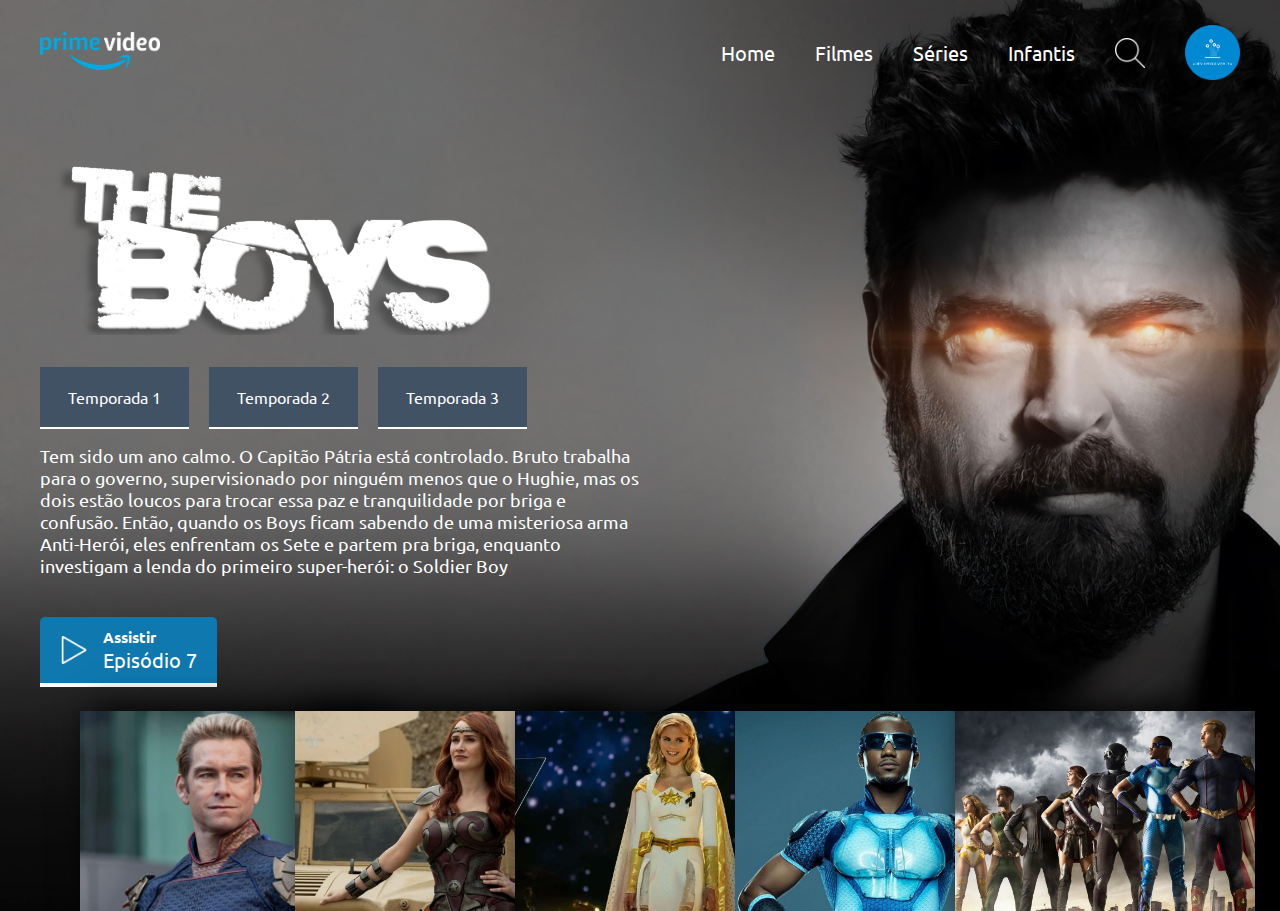
<file: index.html>
<!DOCTYPE html>
<html lang="pt-br">
<head>
    <meta charset="UTF-8">
    <meta name="viewport" content="width=device-width, initial-scale=1.0">
    <meta name="autor" content="Maria Eduarda de Sales Miranda">
    <meta name="description" content="Uma página sobre a série The Boys">
    <meta name="keywords" content="Amazon, série, The Boys">
    <meta http-equiv="X-UA-Compatible" content="IE=7">
    <meta http-equiv="X-UA-Compatible" content="ie=edge">
    <title>The Boys</title>
    <link rel="stylesheet" href="style.css">
</head>
<body>
    <header>
        <a href="#"><img src="img/logo.png" alt="Logo Primevideo" class="logo"></a>
        <nav class="navigation">
            <ul>
                <li><a href="#">Home</a></li>
                <li><a href="#">Filmes</a></li>
                <li><a href="#">Séries</a></li>
                <li><a href="#">Infantis</a></li>
                <img src="img/search.png" alt="pesquisa" class="search">
                <img src="img/Logo do canal.png" alt="Imagem de Perfil" class="perfil">
            </ul>
        </nav>
    </header>
    <main>
        <section>
            <img src="img/theboysLogo.png" alt="Logo do The Boys" class="logoboys">
            <div class="btn-box">
                <a href="#" class="btn">Temporada 1</a>
                <a href="#" class="btn">Temporada 2</a>
                <a href="#" class="btn">Temporada 3</a>
            </div>
            <p class="text">Tem sido um ano calmo. O Capitão Pátria está controlado. Bruto trabalha para o governo, supervisionado por ninguém menos que o Hughie, mas os dois estão loucos para trocar essa paz e tranquilidade por briga e confusão. Então, quando os Boys ficam sabendo de uma misteriosa arma Anti-Herói, eles enfrentam os Sete e partem pra briga, enquanto investigam a lenda do primeiro super-herói: o Soldier Boy</p>
            <div class="btn-box2">
                <img src="img/botao-play.png" alt="Botão de Play" class="play">
                <div>
                    <h6>Assistir</h6>
                    <p>Episódio 7</p>
                </div>
            </div>
        </section>
    </main>
    <footer>
        <section class="cards">
            <div class="card"><img src="img/capita.jpg" alt="Imagens"></div>
            <div class="card"><img src="img/ds.jpg" alt="Imagens"></div>
            <div class="card"><img src="img/estrela.jpg" alt="Imagens"></div>
            <div class="card"><img src="img/trem.jpg" alt="Imagens"></div>
            <div class="card"><img src="img/os7.jpg" alt="Imagens"></div>
        </section>
    </footer>
</body>
</html>
</file>
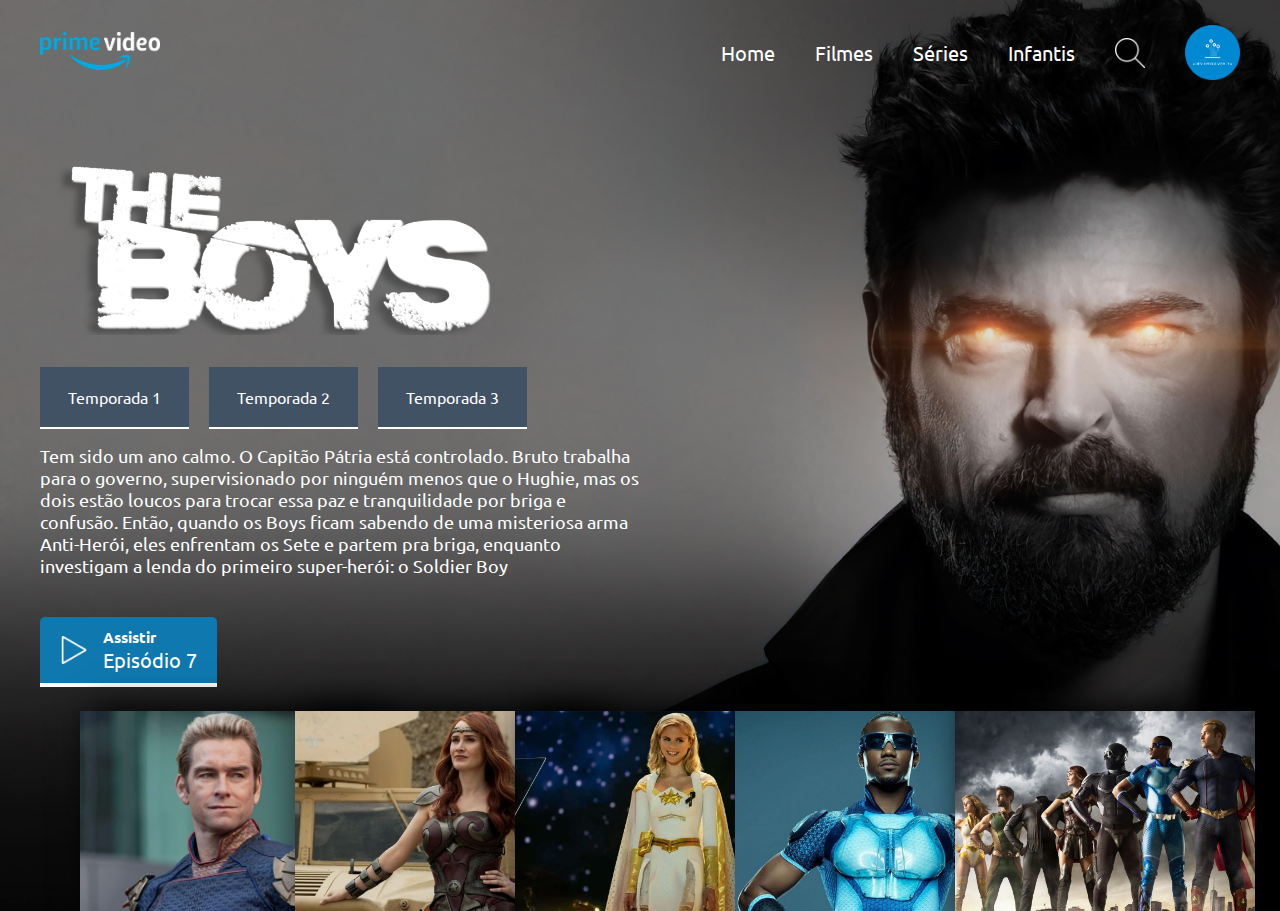
<file: theboys.html>
<!DOCTYPE html>
<html lang="pt-br">
<head>
    <meta charset="UTF-8">
    <meta name="viewport" content="width=device-width, initial-scale=1.0">
    <meta name="autor" content="Maria Eduarda de Sales Miranda">
    <meta name="description" content="Uma página sobre a série The Boys">
    <meta name="keywords" content="Amazon, série, The Boys">
    <meta http-equiv="X-UA-Compatible" content="IE=7">
    <meta http-equiv="X-UA-Compatible" content="ie=edge">
    <title>The Boys</title>
    <link rel="stylesheet" href="style.css">
</head>
<body>
    <header>
        <a href="#"><img src="img/logo.png" alt="Logo Primevideo" class="logo"></a>
        <nav class="navigation">
            <ul>
                <li><a href="#">Home</a></li>
                <li><a href="#">Filmes</a></li>
                <li><a href="#">Séries</a></li>
                <li><a href="#">Infantis</a></li>
                <img src="img/search.png" alt="pesquisa" class="search">
                <img src="img/Logo do canal.png" alt="Imagem de Perfil" class="perfil">
            </ul>
        </nav>
    </header>
    <main>
        <section>
            <img src="img/theboysLogo.png" alt="Logo do The Boys" class="logoboys">
            <div class="btn-box">
                <a href="#" class="btn">Temporada 1</a>
                <a href="#" class="btn">Temporada 2</a>
                <a href="#" class="btn">Temporada 3</a>
            </div>
            <p class="text">Tem sido um ano calmo. O Capitão Pátria está controlado. Bruto trabalha para o governo, supervisionado por ninguém menos que o Hughie, mas os dois estão loucos para trocar essa paz e tranquilidade por briga e confusão. Então, quando os Boys ficam sabendo de uma misteriosa arma Anti-Herói, eles enfrentam os Sete e partem pra briga, enquanto investigam a lenda do primeiro super-herói: o Soldier Boy</p>
            <div class="btn-box2">
                <img src="img/botao-play.png" alt="Botão de Play" class="play">
                <div>
                    <h6>Assistir</h6>
                    <p>Episódio 7</p>
                </div>
            </div>
        </section>
    </main>
    <footer>
        <section class="cards">
            <div class="card"><img src="img/capita.jpg" alt="Imagens"></div>
            <div class="card"><img src="img/ds.jpg" alt="Imagens"></div>
            <div class="card"><img src="img/estrela.jpg" alt="Imagens"></div>
            <div class="card"><img src="img/trem.jpg" alt="Imagens"></div>
            <div class="card"><img src="img/os7.jpg" alt="Imagens"></div>
        </section>
    </footer>
</body>
</html>
</file>
<file: style.css>
@import url('https://fonts.googleapis.com/css2?family=Ubuntu:wght@400;500;700&display=swap');
*{
    margin: 0;
    padding: 0;
    box-sizing: border-box;
    font-family: "Ubuntu", sans-serif;
    list-style: none;
    text-decoration: none;
}
body{
    background-image: url("img/bg.jpg");
    background-repeat: no-repeat;
    background-size: cover;
    overflow: hidden;
}
header{
    display: flex;
    align-items: center;
    justify-content: space-between;
    padding: 25px 40px;
}
header .logo{
    width: 120px;
}
.navigation ul{
    display: flex;
    align-items: center;
    gap: 40px;
}
.navigation ul li a{
    color: white;
    font-size: 20px;
    padding-bottom:5px;
    border-bottom: 2px solid transparent;
    transition: all .6s;
}
.navigation ul li a:hover{
    border-bottom: 2px solid #138ecc;
}
.navigation .search{
    width: 30px;
    cursor: pointer;
    filter: invert(1);
}
.navigation .perfil{
    width: 55px;
    cursor: pointer;

}
main{
    display: flex;
    align-items: center;
    justify-content: center;
    max-width: 40em;
    margin-top: 1.5em;
}
main section{
    display: flex;
    flex-direction: column;
    align-items: flex-start;
    margin-left: 2.5em;

}
main section .logoboys{
    width: 28em;
    margin: 2em 1em;

}
main section .btn-box{
    display: flex;
    align-items: center;
    gap: 20px;
}
.btn-box .btn{
    padding: 20px 28px;
    background: #425265;
    color: #fff;
    margin-bottom: 1em;
    border-bottom: 2px solid #fff;
    transition: all .3s;
}
.btn-box .btn:hover{
    background: #2d3846;
}
.btn-box .btn:focus{
    background: #2d3846;
}
main section .text{
    color: #fff;
    line-height: 22px;
    font-size: 18px;
}
.btn-box2{
    display: flex;
    align-items: center;
    color: #fff;
    background: #0f79af;
    padding: 10px 20px;
    margin-top: 2em;
    border-radius: 5px 5px 0 0;
    border-bottom: 4px solid #fff;
    font-size: 20px;
    gap: 15px;
    cursor: pointer;
    transition: all .3s;
}
h6{
    font-size: 15px;
}
.btn-box2:hover{
    background: #138ecc;
}
.btn-box2 .play{
    width: 1.4em;
    filter: invert(1);
}
footer .cards{
    display: flex;
    align-items: center;
    flex-flow: row;
    margin-left: 10em;
    margin-top: 1.5em;
}
footer .cards .card{
    height: 200px;
    max-width: 300px;
    box-shadow: 12px 0px 32px 2px black;
    margin-left: -80px;
    cursor: pointer;
    transition: all 0.25s ease-in-out;
    overflow: hidden;
}
footer .cards .card img{
    width: 100%;
    height: 100%;
    object-fit: cover;
}
.cards .card:hover{
    transform: translateY(-16px) rotate(3deg);
}
.cards .card:hover ~ .card{
    transform: translateX(170px);
}
</file>
